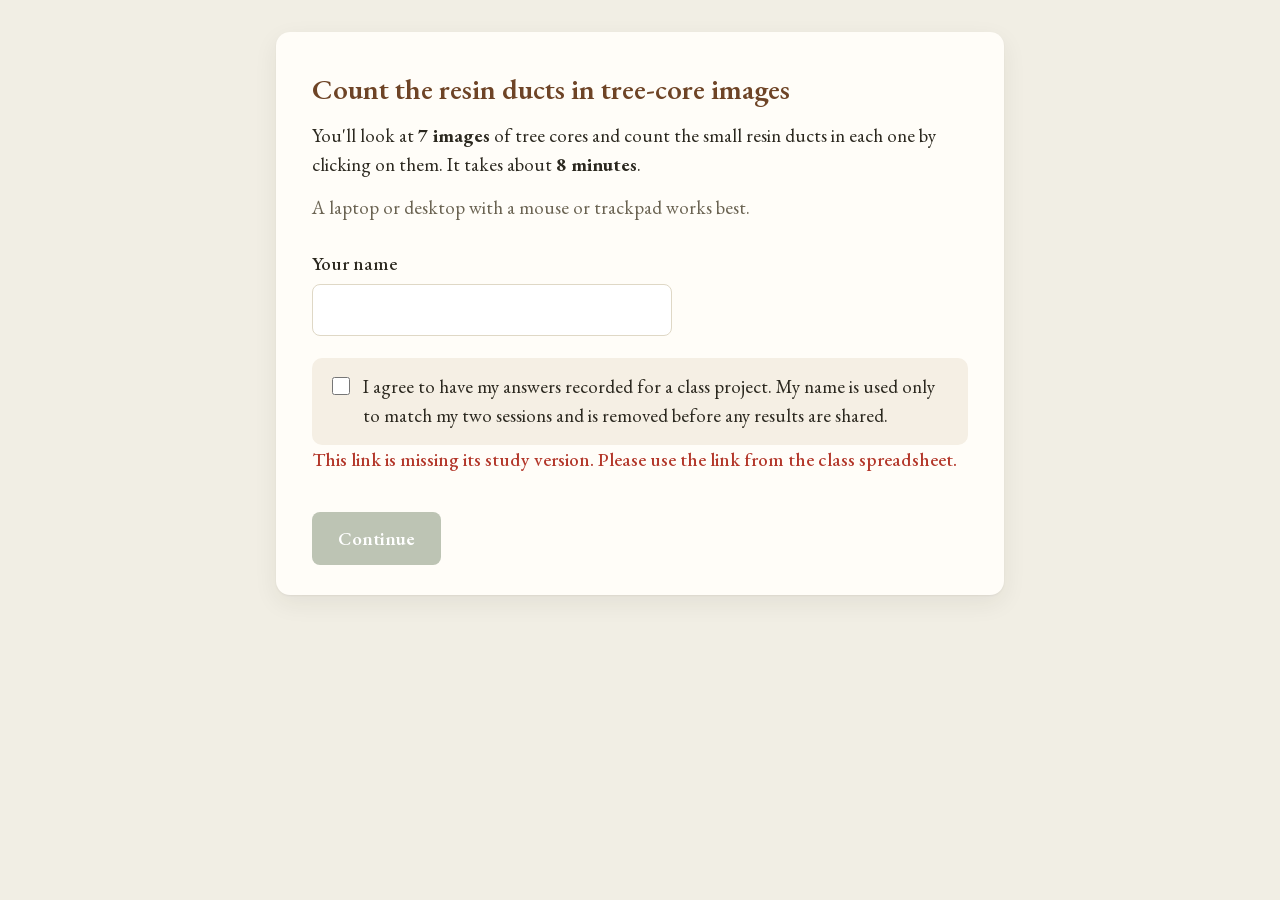
<file: index.html>
<!DOCTYPE html>
<html lang="en">
<head>
<meta charset="UTF-8">
<meta name="viewport" content="width=device-width, initial-scale=1">
<title>Count the Resin Ducts</title>
<link rel="preload" href="fonts/EBGaramond-latin.woff2" as="font" type="font/woff2" crossorigin>
<link rel="icon" href="data:image/svg+xml,%3Csvg xmlns='http://www.w3.org/2000/svg' viewBox='0 0 32 32'%3E%3Crect width='32' height='32' rx='7' fill='%236e4426'/%3E%3Ccircle cx='16' cy='16' r='7' fill='none' stroke='%237fbf7a' stroke-width='3'/%3E%3C/svg%3E">
<link rel="stylesheet" href="style.css?v=6">
</head>
<body>
<div id="test-banner" class="test-banner" hidden>TEST MODE: no backend set in config.js, responses are not saved.</div>
<main>

  <!-- ===== 1. Welcome and consent ===== -->
  <section id="s-welcome" class="screen card active">
    <p class="eyebrow" id="cond-eyebrow"></p>
    <h1>Count the resin ducts in tree-core images</h1>
    <p>You'll look at <strong><span class="n-images"></span> images</strong> of tree cores and count the small resin ducts in each one by clicking on them. It takes about <strong>8 minutes</strong>.</p>
    <p class="muted">A laptop or desktop with a mouse or trackpad works best.</p>

    <label class="field" for="pname">Your name</label>
    <input type="text" id="pname" autocomplete="off" spellcheck="false">

    <div class="check">
      <input type="checkbox" id="consent">
      <label for="consent">I agree to have my answers recorded for a class project. My name is used only to match my two sessions and is removed before any results are shared.</label>
    </div>

    <p id="load-error" class="error" hidden></p>
    <p id="cond-error" class="error" hidden>This link is missing its study version. Please use the link from the class spreadsheet.</p>
    <button class="primary" id="btn-welcome" disabled>Continue</button>
  </section>

  <!-- ===== 2. Instructions ===== -->
  <section id="s-instructions" class="screen card">
    <h1>What to do</h1>
    <p><strong>Resin ducts</strong> are small canals in the wood. In these images they look like <strong>round, orange-brown dots</strong>, about the size of a pinhead, often with a pale halo.</p>

    <figure class="example">
      <div class="example-pair">
        <div><img src="img/example_plain.jpg" alt="Close-up of a tree core"><figcaption>A close-up of part of an image</figcaption></div>
        <div><img src="img/example_marked.jpg" alt="The same close-up with each resin duct circled in green"><figcaption>The same area: each green circle is one resin duct</figcaption></div>
      </div>
    </figure>

    <h2>Rules</h2>
    <ul class="rules">
      <li><strong>Count only in the bright area.</strong> Parts of some images are <span class="grey-chip">greyed out</span>: ignore any ducts there.</li>
      <li><strong>Count each duct once.</strong> Two ducts touching each other count as two.</li>
      <li><strong>Don't count tiny dark specks.</strong> The scattered small dots around ducts are not ducts. A duct is noticeably larger and round.</li>
      <li>A duct cut by the edge of the bright area counts only if <strong>its centre</strong> is in the bright area.</li>
    </ul>

    <h2>How to count</h2>
    <ul class="rules">
      <li><strong>Click a duct</strong> to put a <span class="mark-chip human"></span> pink marker on it. Your count goes up by one.</li>
      <li><strong>Click a marker</strong> to remove it.</li>
      <li><strong>Zoom</strong> with the scroll wheel or the + / − buttons. <strong>Drag</strong> to move around.</li>
    </ul>

    <div id="ai-instructions" hidden>
      <h2>AI assistance</h2>
      <p>An AI model has already looked at each image. Every duct it found has a <span class="mark-chip ai"></span> cyan outline, and these count toward your total.</p>
      <ul class="rules">
        <li>The AI is <strong>usually right but not always</strong>. It tends to <strong>miss</strong> faint or small ducts and two ducts touching each other, and it sometimes outlines a dark speck that isn't a duct.</li>
        <li><strong>Click a cyan outline</strong> to reject it if it isn't a duct; it turns grey and stops counting. Click again to restore it.</li>
        <li><strong>Click a duct the AI missed</strong> to add your own pink marker.</li>
        <li>You decide the final count.</li>
      </ul>
    </div>

    <p class="muted">After each image you'll say how confident you are in your count. There's a short questionnaire at the end.</p>
    <button class="primary" id="btn-instructions">I've read the instructions</button>
  </section>

  <!-- ===== 3. Instructions check (attention check 1) ===== -->
  <section id="s-quiz" class="screen card">
    <h1>Quick check</h1>
    <p class="question">Which ducts should you count?</p>
    <div class="choice-list" id="quiz-options" role="radiogroup"></div>
    <p id="quiz-feedback" class="error" hidden></p>
    <button class="primary" id="btn-quiz" disabled>Start counting</button>
  </section>

  <!-- ===== 4. Task ===== -->
  <section id="s-task" class="screen card wide">
    <div class="task-head">
      <div>
        <div class="progress-label" id="progress-label"></div>
        <div class="progress" id="progress"></div>
      </div>
      <div class="counts">
        <div class="count-box ai-only" id="ai-count-box" hidden>
          <span class="count-label">AI count</span><span class="count-num" id="ai-count"></span>
        </div>
        <div class="count-box">
          <span class="count-label">Your count</span><span class="count-num" id="my-count">0</span>
        </div>
      </div>
    </div>

    <div class="viewer" id="viewer" aria-label="Tree core image. Click a duct to mark it.">
      <div class="stage" id="stage">
        <img id="trial-img" alt="Tree core image" draggable="false">
        <svg id="overlay" xmlns="http://www.w3.org/2000/svg">
          <g id="ai-layer"></g>
          <g id="human-layer"></g>
        </svg>
      </div>
      <div class="viewer-tools">
        <button type="button" id="zoom-in" aria-label="Zoom in">+</button>
        <button type="button" id="zoom-out" aria-label="Zoom out">−</button>
        <button type="button" id="zoom-fit" class="text">Fit</button>
      </div>
      <div class="toast" id="toast" hidden></div>
      <div class="loading" id="img-loading">Loading image…</div>
    </div>

    <div class="under-viewer">
      <p class="hint" id="task-hint">Click each duct in the bright area. Click a marker to remove it. Scroll to zoom, drag to move.</p>
      <label class="toggle ai-only" id="ai-toggle-wrap" hidden>
        <input type="checkbox" id="ai-toggle" checked> Show AI outlines
      </label>
    </div>

    <div class="task-foot">
      <div class="confidence">
        <p class="question" id="conf-q">How confident are you that your count is exactly right?</p>
        <div class="scale" id="conf-scale" role="radiogroup" aria-labelledby="conf-q"></div>
        <div class="scale-ends"><span>Not at all</span><span>Completely</span></div>
      </div>
      <button class="primary" id="btn-next" disabled>Next image</button>
    </div>
  </section>

  <!-- ===== 5. Questionnaire ===== -->
  <section id="s-survey" class="screen card">
    <h1>A few questions about the task</h1>
    <div id="survey-items"></div>
    <label class="field" for="comment">Any comments? <span class="muted">(optional: anything confusing, what you liked or disliked)</span></label>
    <textarea id="comment" rows="3"></textarea>
    <p id="survey-error" class="error" hidden>Please answer every question.</p>
    <button class="primary" id="btn-survey">Submit</button>
  </section>

  <!-- ===== 6. Done ===== -->
  <section id="s-done" class="screen card">
    <div class="done-mark" id="done-mark" aria-hidden="true" hidden>✓</div>
    <h1 id="done-title">Saving your answers…</h1>
    <p id="done-msg" class="muted">Please keep this page open for a moment.</p>
    <p id="done-next" hidden></p>
    <button class="primary" id="btn-retry" hidden>Try saving again</button>
  </section>

  <!-- ===== Terminated (failed the instructions check twice) ===== -->
  <section id="s-terminated" class="screen card">
    <h1>Please start again</h1>
    <p>That answer didn't match the instructions twice in a row, so this session has ended. Please reload the page and read the instructions carefully.</p>
    <button class="primary" onclick="location.reload()">Start again</button>
  </section>

</main>
<script src="config.js?v=6"></script>
<script src="study.js?v=6"></script>
</body>
</html>
</file>
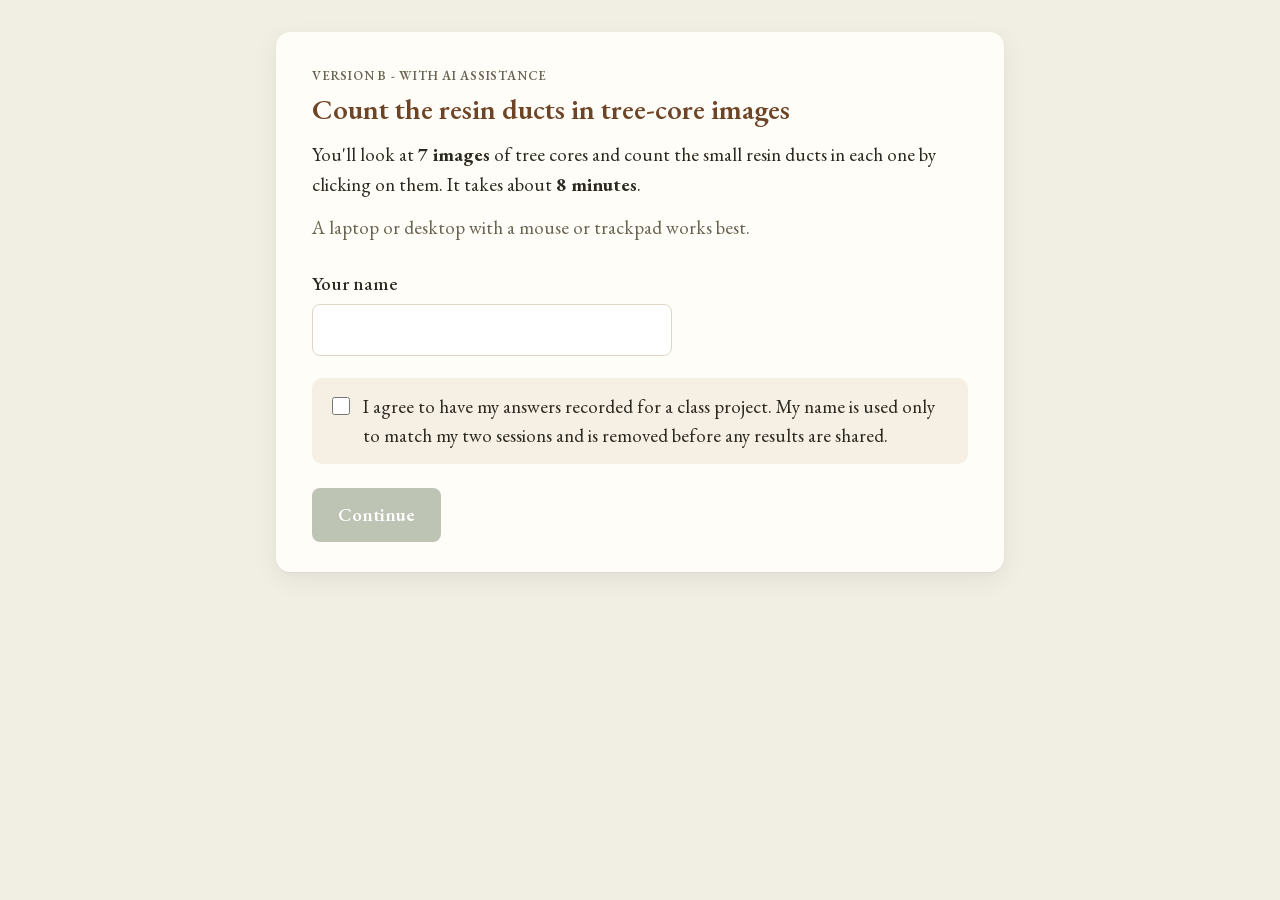
<file: withai.html>
<!DOCTYPE html>
<html lang="en"><head><meta charset="UTF-8"><title>Count the Resin Ducts</title>
<script>location.replace("index.html?cond=withai");</script>
<meta http-equiv="refresh" content="0; url=index.html?cond=withai"></head>
<body><a href="index.html?cond=withai">Continue to the study</a></body></html>
</file>
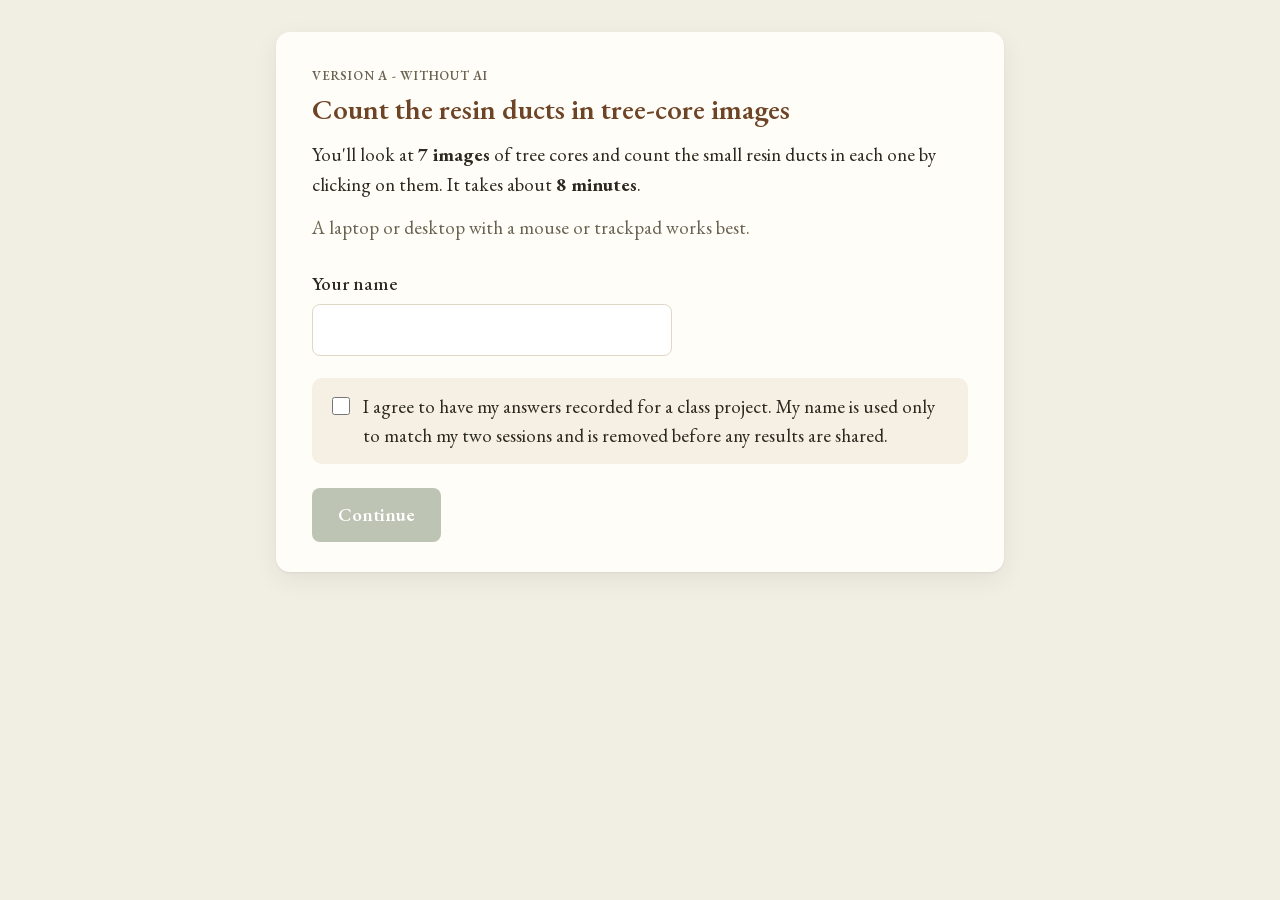
<file: withoutai.html>
<!DOCTYPE html>
<html lang="en"><head><meta charset="UTF-8"><title>Count the Resin Ducts</title>
<script>location.replace("index.html?cond=withoutai");</script>
<meta http-equiv="refresh" content="0; url=index.html?cond=withoutai"></head>
<body><a href="index.html?cond=withoutai">Continue to the study</a></body></html>
</file>
<file: style.css>
@font-face {
  font-family: "EB Garamond";
  font-style: normal;
  font-weight: 400 700;
  font-display: swap;
  src: url("fonts/EBGaramond-latin.woff2") format("woff2");
}
:root {
  --bg: #f1eee4;
  --card: #fffdf8;
  --ink: #2b281f;
  --muted: #6a6352;
  --line: #dfd8c6;
  --accent: #3d6b40;
  --accent-dark: #2b4f2e;
  --accent-soft: #e5efe1;
  --brown: #6e4426;
  --brown-soft: #f5efe4;
  --error: #b3372a;
  --ok: #1f8a4c;
  --ai: #00c8ec;
  --human: #ff2d95;
  --serif: "EB Garamond", Garamond, "Times New Roman", serif;
}
* { box-sizing: border-box; }
[hidden] { display: none !important; }
html { color-scheme: light; }
body {
  margin: 0;
  background: var(--bg);
  color: var(--ink);
  font-family: var(--serif);
  font-size: 19px;
  line-height: 1.55;
}
.test-banner {
  background: #fff3c4; color: #6b5200; text-align: center;
  font-size: .9rem; font-weight: 600; padding: 6px 12px;
}

main { max-width: 760px; margin: 0 auto; padding: 32px 16px 64px; }
main:has(.screen.wide.active) { max-width: 1180px; }
.card {
  background: var(--card); border-radius: 14px; padding: 34px 36px 30px;
  box-shadow: 0 1px 2px rgba(43, 40, 31, .06), 0 8px 24px rgba(43, 40, 31, .07);
}
.card.wide { padding: 22px 24px 24px; }
.screen { display: none; }
.screen.active { display: block; }

h1 { font-size: 1.8rem; font-weight: 600; margin: 0 0 14px; line-height: 1.2; color: var(--brown); }
h2 { font-size: 1.08rem; font-weight: 600; margin: 26px 0 8px; }
p { margin: 0 0 14px; }
.muted { color: var(--muted); }
.error { color: var(--error); font-weight: 500; }
.eyebrow { font-size: .8rem; font-weight: 600; letter-spacing: .06em; text-transform: uppercase; color: var(--muted); margin-bottom: 6px; }

label.field { display: block; font-weight: 500; margin: 26px 0 6px; }
input[type="text"], textarea {
  width: 100%; max-width: 360px; font: inherit; padding: 10px 12px;
  border: 1px solid var(--line); border-radius: 8px; background: #fff; color: var(--ink);
}
textarea { max-width: 100%; resize: vertical; }
.check { display: flex; gap: 10px; align-items: flex-start; margin-top: 22px; padding: 14px 16px; background: var(--brown-soft); border-radius: 10px; }
.check input { margin-top: 5px; width: 18px; height: 18px; accent-color: var(--accent); flex: none; }

button.primary {
  font: inherit; font-weight: 600; background: var(--accent); color: #fff;
  border: none; border-radius: 8px; padding: 12px 26px; margin-top: 24px; cursor: pointer;
}
button.primary:hover:not(:disabled) { background: var(--accent-dark); }
button.primary:disabled { background: #bdc4b4; cursor: not-allowed; }
button:focus-visible, input:focus-visible, textarea:focus-visible { outline: 3px solid #9cc39a; outline-offset: 2px; }

/* Instructions */
.example { margin: 18px 0 6px; }
.example-pair { display: grid; grid-template-columns: 1fr 1fr; gap: 12px; }
.example img { width: 100%; display: block; border-radius: 8px; border: 1px solid var(--line); }
.example figcaption { font-size: .85rem; color: var(--muted); margin-top: 6px; }
ul.rules { margin: 0 0 6px; padding-left: 22px; }
ul.rules li { margin-bottom: 6px; }
.grey-chip { background: #6b6156; color: #fff; padding: 0 6px; border-radius: 4px; font-size: .9em; }
.mark-chip { display: inline-block; width: 14px; height: 14px; border-radius: 50%; vertical-align: -2px; border: 2.5px solid; }
.mark-chip.human { border-color: var(--human); }
.mark-chip.ai { border-color: var(--ai); }
#ai-instructions { background: #eefbfe; border-radius: 10px; padding: 4px 18px 10px; margin-top: 22px; border-left: 4px solid var(--ai); }

/* Quiz and generic choices */
.question { font-weight: 600; margin-bottom: 10px; }
.choice-list { display: grid; gap: 8px; }
.choice-list button {
  font: inherit; text-align: left; background: #fff; color: var(--ink);
  border: 2px solid var(--line); border-radius: 10px; padding: 11px 14px; cursor: pointer;
}
.choice-list button:hover { border-color: var(--accent); }
.choice-list button[aria-checked="true"] { border-color: var(--accent); background: var(--accent-soft); font-weight: 600; }

/* Task header */
.task-head { display: flex; justify-content: space-between; align-items: flex-end; gap: 16px; margin-bottom: 12px; flex-wrap: wrap; }
.task-head > div:first-child { flex: 1; min-width: 200px; }
.progress-label { font-size: .9rem; color: var(--muted); margin-bottom: 6px; font-weight: 500; }
.progress { display: flex; gap: 5px; }
.progress span { flex: 1; height: 6px; border-radius: 3px; background: var(--line); }
.progress span.done { background: var(--accent); }
.progress span.now { background: #a9c7a0; }
.counts { display: flex; gap: 10px; }
.count-box { display: flex; flex-direction: column; align-items: center; min-width: 96px; padding: 6px 14px; border-radius: 10px; background: var(--brown-soft); border: 2px solid var(--human); }
.count-box.ai-only { border-color: var(--ai); }
.count-label { font-size: .78rem; font-weight: 600; color: var(--muted); text-transform: uppercase; letter-spacing: .04em; }
.count-num { font-size: 1.7rem; font-weight: 600; line-height: 1.15; font-variant-numeric: tabular-nums; }

/* Image viewer */
.viewer {
  position: relative; overflow: hidden; height: min(64vh, 680px); min-height: 320px;
  background: #3b2c20; border-radius: 10px; cursor: crosshair; touch-action: none; user-select: none;
}
.viewer.dragging { cursor: grabbing; }
.stage { position: absolute; left: 0; top: 0; transform-origin: 0 0; }
.stage img { display: block; pointer-events: none; }
.stage svg { position: absolute; left: 0; top: 0; overflow: visible; }
.ai-duct polygon { fill: rgba(0, 200, 236, .10); stroke: var(--ai); stroke-width: 2; vector-effect: non-scaling-stroke; }
.ai-duct circle.hit { fill: transparent; stroke: none; }
.ai-duct { cursor: pointer; }
.ai-duct:hover polygon { stroke-width: 3; }
.ai-duct.rejected polygon { fill: rgba(255, 255, 255, .25); stroke: #e9e4dc; stroke-dasharray: 3 2; }
.ai-duct.rejected line { stroke: #ffffff; stroke-width: 2; vector-effect: non-scaling-stroke; }
.ai-duct:not(.rejected) line { display: none; }
#ai-layer.hidden { display: none; }
.human-mark { cursor: pointer; }
.human-mark circle.ring { fill: none; stroke: var(--human); stroke-width: 2.2; vector-effect: non-scaling-stroke; }
.human-mark circle.dot { fill: var(--human); }
.human-mark circle.hit { fill: transparent; }
.human-mark:hover circle.ring { stroke-width: 3.2; }

.viewer-tools { position: absolute; right: 10px; top: 10px; display: flex; gap: 6px; }
.viewer-tools button {
  font: inherit; font-weight: 600; font-size: 1.15rem; line-height: 1; min-width: 36px; height: 36px;
  border: none; border-radius: 8px; background: rgba(255, 255, 255, .92); color: var(--ink); cursor: pointer;
  box-shadow: 0 1px 3px rgba(0, 0, 0, .25);
}
.viewer-tools button.text { font-size: .85rem; padding: 0 10px; }
.viewer-tools button:hover { background: #fff; }
.toast {
  position: absolute; left: 50%; bottom: 14px; transform: translateX(-50%);
  background: rgba(30, 24, 18, .9); color: #fff; padding: 7px 14px; border-radius: 8px; font-size: .9rem; pointer-events: none;
}
.loading { position: absolute; inset: 0; display: grid; place-items: center; color: #eadfce; font-size: .95rem; pointer-events: none; }
.loading[hidden] { display: none; }

.under-viewer { display: flex; justify-content: space-between; align-items: center; gap: 12px; margin-top: 10px; flex-wrap: wrap; }
.hint { font-size: .88rem; color: var(--muted); margin: 0; }
.toggle { font-size: .92rem; font-weight: 500; display: flex; align-items: center; gap: 8px; cursor: pointer; }
.toggle input { width: 18px; height: 18px; accent-color: var(--ai); }

/* Rating scales */
.task-foot { display: flex; align-items: flex-end; justify-content: space-between; gap: 20px; margin-top: 14px; flex-wrap: wrap; }
.task-foot .question { margin-bottom: 6px; font-size: .95rem; }
.task-foot button.primary { margin-top: 0; margin-bottom: 22px; }
.confidence { flex: 1; max-width: 520px; min-width: 260px; }
.scale { display: grid; grid-template-columns: repeat(7, 1fr); gap: 6px; }
.scale button {
  font: inherit; font-weight: 600; background: #fff; color: var(--ink);
  border: 2px solid var(--line); border-radius: 8px; padding: 7px 0; cursor: pointer;
}
.scale button:hover { border-color: var(--accent); }
.scale button[aria-checked="true"] { background: var(--accent); border-color: var(--accent); color: #fff; }
.scale-ends { display: flex; justify-content: space-between; font-size: .8rem; color: var(--muted); margin-top: 4px; }
.survey-item { margin: 22px 0 0; }
.survey-item .desc { font-size: .88rem; color: var(--muted); margin: -6px 0 8px; }
.survey-item.missing .question { color: var(--error); }

/* Done */
.done-mark {
  width: 56px; height: 56px; border-radius: 50%; display: grid; place-items: center;
  background: var(--accent-soft); color: var(--accent); font-size: 1.8rem; margin-bottom: 16px;
}
.done-mark[hidden] { display: none; }

@media (max-width: 640px) {
  main { padding-top: 16px; }
  .card { padding: 22px 18px; }
  .card.wide { padding: 16px 12px; }
  h1 { font-size: 1.45rem; }
  .example-pair { grid-template-columns: 1fr; }
  .viewer { height: 56vh; }
  .count-box { min-width: 80px; padding: 4px 10px; }
  .count-num { font-size: 1.4rem; }
}
</file>
